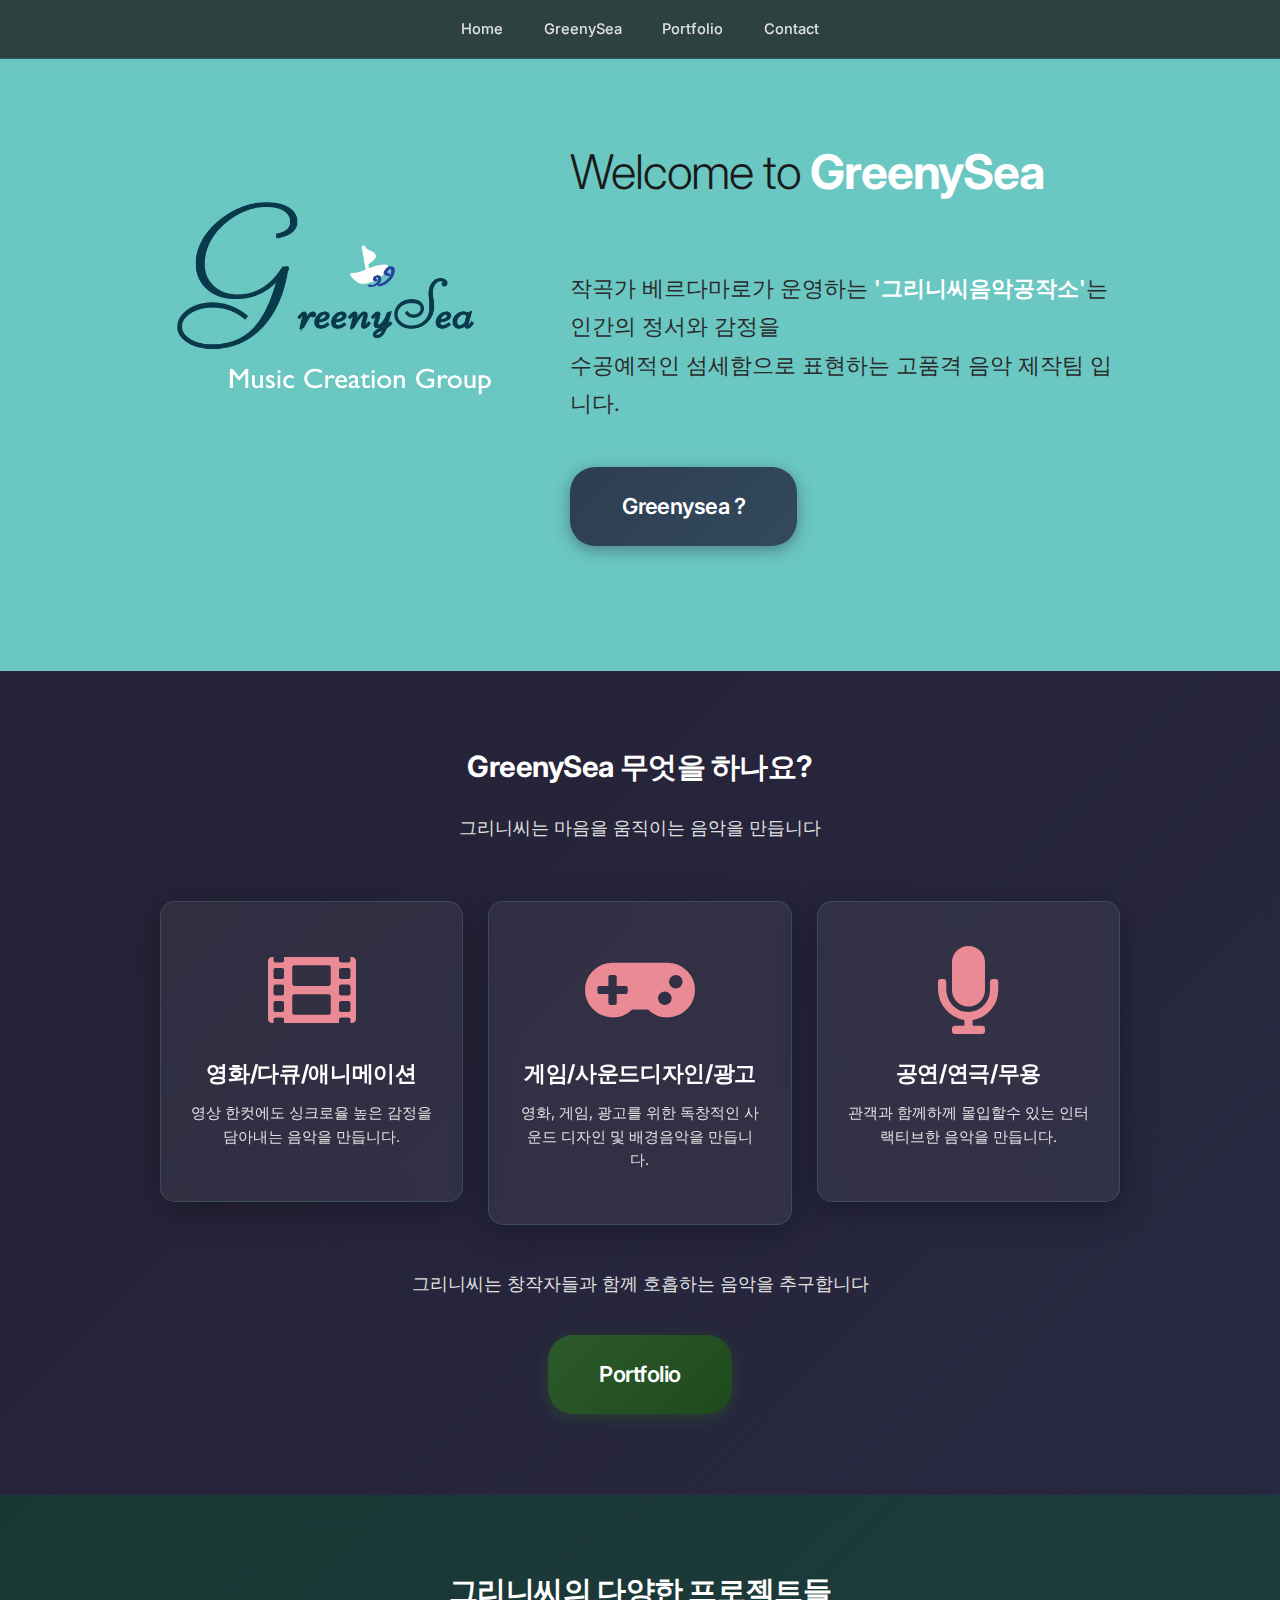
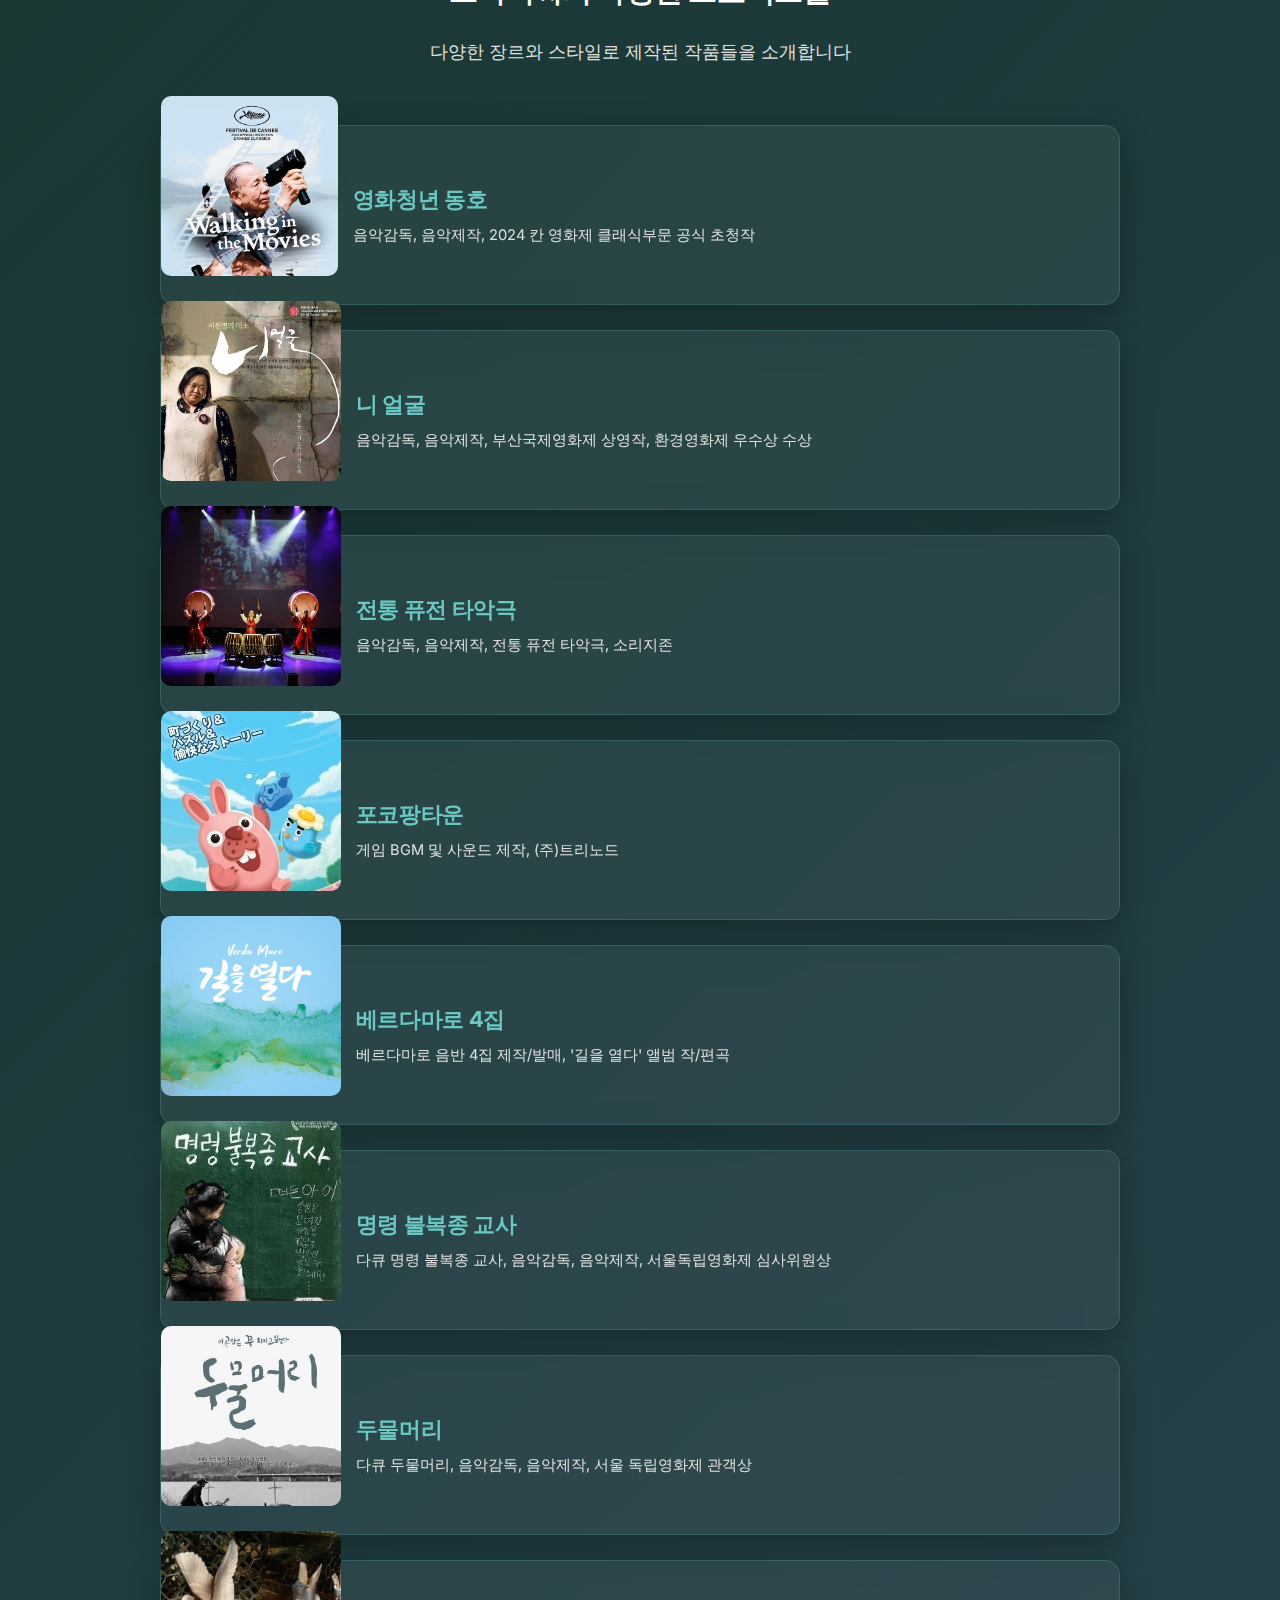
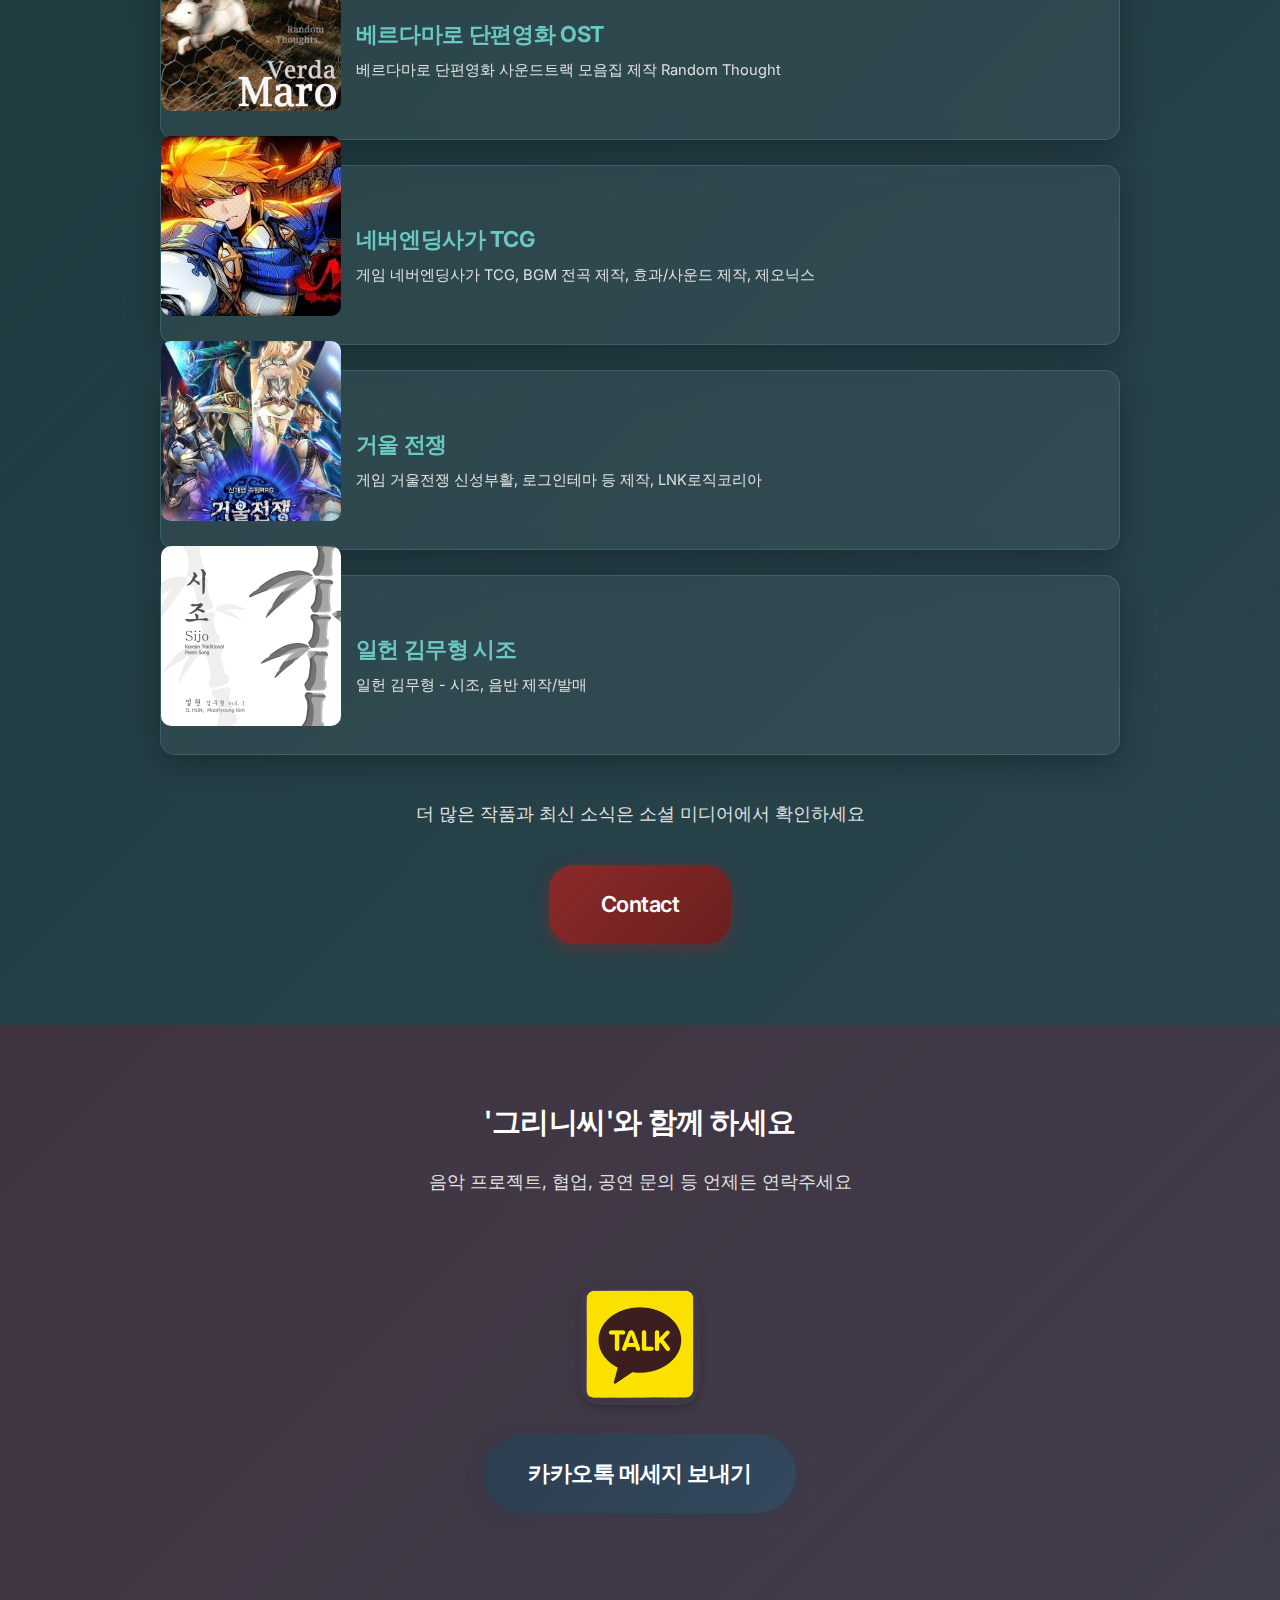
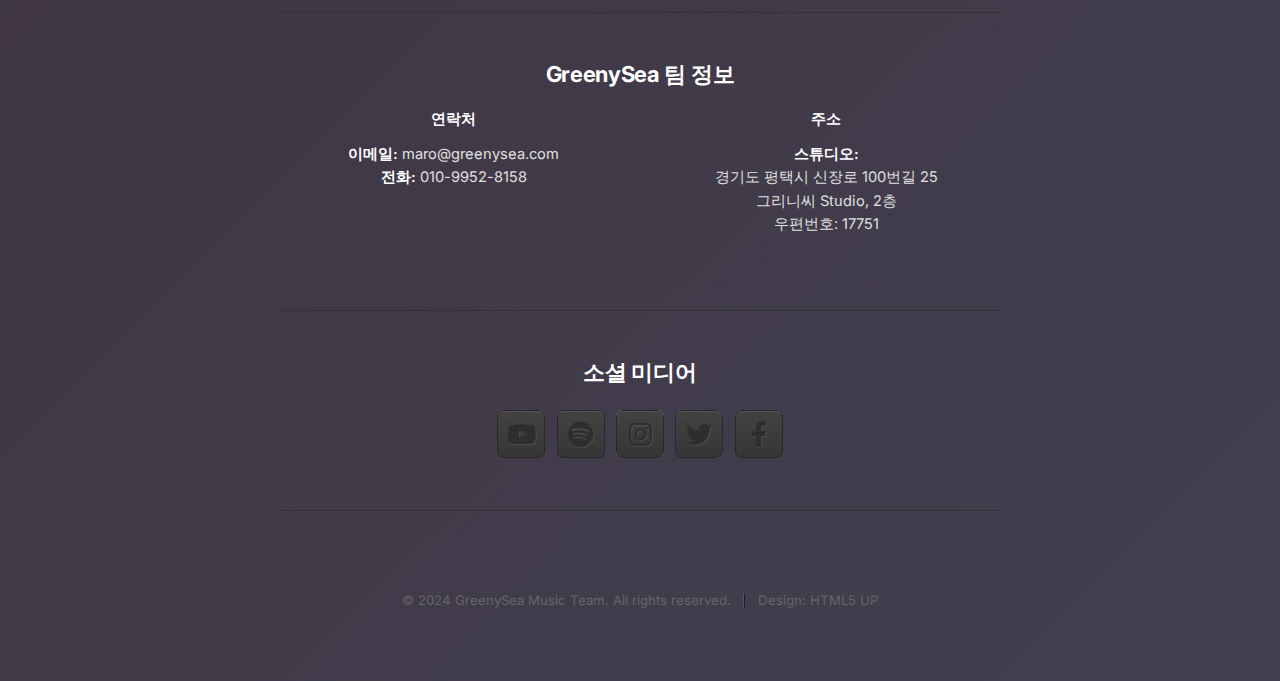
<file: index.html>
<!DOCTYPE HTML>
<!--
	GreenySea Music Team
	Customized from Miniport by HTML5 UP
	html5up.net | @ajlkn
	Free for personal and commercial use under the CCA 3.0 license (html5up.net/license)
-->
<html>
	<head>
		<title>GreenySea Music Team</title>
		<meta charset="utf-8" />
		<meta name="viewport" content="width=device-width, initial-scale=1, user-scalable=no" />
		<link rel="stylesheet" href="assets/css/main.css" />
		<link rel="stylesheet" href="https://cdnjs.cloudflare.com/ajax/libs/font-awesome/5.15.4/css/all.min.css" />
	</head>
	<body class="is-preload">

		<!-- Nav -->
			<nav id="nav">
				<ul class="container">
					<li><a href="#top">Home</a></li>
					<li><a href="#greenysea">GreenySea</a></li>
					<li><a href="#portfolio">Portfolio</a></li>
					<li><a href="#contact">Contact</a></li>
				</ul>
			</nav>

		<!-- Home -->
			<article id="top" class="wrapper style1">
				<div class="container">
					<div class="row">
						<div class="col-4 col-5-large col-12-medium">
							<span class="image fit"><img src="images/greenysea.jpg" alt="GreenySea Music Team" /></span>
						</div>
						<div class="col-8 col-7-large col-12-medium">
							<header>
								<h1>Welcome to <strong>GreenySea</strong></h1>
							</header>
							<p>작곡가 베르다마로가 운영하는 <strong>'그리니씨음악공작소'</strong>는 인간의 정서와 감정을 <br> 수공예적인 섬세함으로 표현하는 고품격 음악 제작팀 입니다.</p>
							<a href="#greenysea" class="button large scrolly">Greenysea ?</a>
						</div>
					</div>
				</div>
			</article>

		<!-- GreenySea -->
			<article id="greenysea" class="wrapper style2">
				<div class="container">
					<header>
						<h2>GreenySea 무엇을 하나요?</h2>
						<p>그리니씨는 마음을 움직이는 음악을 만듭니다</p>
					</header>
					<div class="row aln-center">
						<div class="col-4 col-6-medium col-12-small">
							<section class="box style1">
								<span class="icon solid featured fas fa-film"></span>
								<h3>영화/다큐/애니메이션</h3>
								<p>영상 한컷에도 싱크로율 높은 감정을 담아내는 음악을 만듭니다.</p>
							</section>
						</div>
						<div class="col-4 col-6-medium col-12-small">
							<section class="box style1">
								<span class="icon solid featured fas fa-gamepad"></span>
								<h3>게임/사운드디자인/광고</h3>
								<p>영화, 게임, 광고를 위한 독창적인 사운드 디자인 및 배경음악을 만듭니다.</p>
							</section>
						</div>
						<div class="col-4 col-6-medium col-12-small">
							<section class="box style1">
								<span class="icon solid featured fas fa-microphone"></span>
								<h3>공연/연극/무용</h3>
								<p>관객과 함께하께 몰입할수 있는 인터랙티브한 음악을 만듭니다.</p>
							</section>
						</div>
					</div>
					<footer>
						<p>그리니씨는 창작자들과 함께 호흡하는 음악을 추구합니다</p>
						<a href="#portfolio" class="button large scrolly">Portfolio</a>
					</footer>
				</div>
			</article>

		<!-- Portfolio -->
			<article id="portfolio" class="wrapper style3">
				<div class="container">
					<header>
						<h2>그리니씨의 다양한 프로젝트들</h2>
						<p>다양한 장르와 스타일로 제작된 작품들을 소개합니다</p>
					</header>
					<div class="row">
						<div class="col-12">
							<article class="box style2 portfolio-item">
								<div class="portfolio-content">
									<div class="portfolio-image">
										<span class="image featured"><img src="extra_images/영화청년동호.jpeg" alt="영화청년동호" /></span>
									</div>
									<div class="portfolio-text">
										<h3>영화청년 동호</h3>
										<p>음악감독, 음악제작, 2024 칸 영화제 클래식부문 공식 초청작</p>
									</div>
								</div>
							</article>
						</div>
						<div class="col-12">
							<article class="box style2 portfolio-item">
								<div class="portfolio-content">
									<div class="portfolio-image">
										<span class="image featured"><img src="extra_images/니얼굴.jpeg" alt="니얼굴" /></span>
									</div>
									<div class="portfolio-text">
										<h3>니 얼굴</h3>
										<p>음악감독, 음악제작, 부산국제영화제 상영작, 환경영화제 우수상 수상</p>
									</div>
								</div>
							</article>
						</div>
						<div class="col-12">
							<article class="box style2 portfolio-item">
								<div class="portfolio-content">
									<div class="portfolio-image">
										<span class="image featured"><img src="extra_images/전통퓨전타악극.jpeg" alt="전통퓨전타악극" /></span>
									</div>
									<div class="portfolio-text">
										<h3>전통 퓨전 타악극</h3>
										<p>음악감독, 음악제작, 전통 퓨전 타악극, 소리지존</p>
									</div>
								</div>
							</article>
						</div>
						<div class="col-12">
							<article class="box style2 portfolio-item">
								<div class="portfolio-content">
									<div class="portfolio-image">
										<span class="image featured"><img src="extra_images/포코팡타운.jpeg" alt="포코팡타운" /></span>
									</div>
									<div class="portfolio-text">
										<h3>포코팡타운</h3>
										<p>게임 BGM 및 사운드 제작, (주)트리노드</p>
									</div>
								</div>
							</article>
						</div>
						<div class="col-12">
							<article class="box style2 portfolio-item">
								<div class="portfolio-content">
									<div class="portfolio-image">
										<span class="image featured"><img src="extra_images/베르다마로4집.png" alt="베르다마로4집" /></span>
									</div>
									<div class="portfolio-text">
										<h3>베르다마로 4집</h3>
										<p>베르다마로 음반 4집 제작/발매, '길을 열다' 앨범 작/편곡</p>
									</div>
								</div>
							</article>
						</div>
						<div class="col-12">
							<article class="box style2 portfolio-item">
								<div class="portfolio-content">
									<div class="portfolio-image">
										<span class="image featured"><img src="extra_images/명령불복종교사.jpeg" alt="명령불복종교사" /></span>
									</div>
									<div class="portfolio-text">
										<h3>명령 불복종 교사</h3>
										<p>다큐 명령 불복종 교사, 음악감독, 음악제작, 서울독립영화제 심사위원상</p>
									</div>
								</div>
							</article>
						</div>
						<div class="col-12">
							<article class="box style2 portfolio-item">
								<div class="portfolio-content">
									<div class="portfolio-image">
										<span class="image featured"><img src="extra_images/두물머리.jpeg" alt="두물머리" /></span>
									</div>
									<div class="portfolio-text">
										<h3>두물머리</h3>
										<p>다큐 두물머리, 음악감독, 음악제작, 서울 독립영화제 관객상</p>
									</div>
								</div>
							</article>
						</div>
						<div class="col-12">
							<article class="box style2 portfolio-item">
								<div class="portfolio-content">
									<div class="portfolio-image">
										<span class="image featured"><img src="extra_images/베르다마로단편영화ost.jpeg" alt="베르다마로단편영화OST" /></span>
									</div>
									<div class="portfolio-text">
										<h3>베르다마로 단편영화 OST</h3>
										<p>베르다마로 단편영화 사운드트랙 모음집 제작 Random Thought</p>
									</div>
								</div>
							</article>
						</div>
						<div class="col-12">
							<article class="box style2 portfolio-item">
								<div class="portfolio-content">
									<div class="portfolio-image">
										<span class="image featured"><img src="extra_images/네버엔딩사가.jpeg" alt="네버엔딩사가" /></span>
									</div>
									<div class="portfolio-text">
										<h3>네버엔딩사가 TCG</h3>
										<p>게임 네버엔딩사가 TCG, BGM 전곡 제작, 효과/사운드 제작, 제오닉스</p>
									</div>
								</div>
							</article>
						</div>
						<div class="col-12">
							<article class="box style2 portfolio-item">
								<div class="portfolio-content">
									<div class="portfolio-image">
										<span class="image featured"><img src="extra_images/거울전쟁.jpeg" alt="거울전쟁" /></span>
									</div>
									<div class="portfolio-text">
										<h3>거울 전쟁</h3>
										<p>게임 거울전쟁 신성부활, 로그인테마 등 제작, LNK로직코리아</p>
									</div>
								</div>
							</article>
						</div>
						<div class="col-12">
							<article class="box style2 portfolio-item">
								<div class="portfolio-content">
									<div class="portfolio-image">
										<span class="image featured"><img src="extra_images/김무형시조.jpeg" alt="Digital Nomad" /></span>
									</div>
									<div class="portfolio-text">
										<h3>일헌 김무형 시조</h3>
										<p>일헌 김무형 - 시조, 음반 제작/발매</p>
									</div>
								</div>
							</article>
						</div>
						<!--
						<div class="col-12">
							<article class="box style2 portfolio-item">
								<div class="portfolio-content">
									<div class="portfolio-image">
										<span class="image featured"><img src="images/pic06.jpg" alt="Neural Network" /></span>
									</div>
									<div class="portfolio-text">
										<h3>Neural Network</h3>
										<p>AI와 머신러닝을 활용한 실험적 음악 프로젝트입니다. 인공지능이 생성한 패턴과 인간의 창의성을 결합하여 미래의 음악 제작 방식을 탐구합니다.</p>
									</div>
								</div>
							</article>
						</div>
						<div class="col-12">
							<article class="box style2 portfolio-item">
								<div class="portfolio-content">
									<div class="portfolio-image">
										<span class="image featured"><img src="images/pic01.jpg" alt="Crystal Clear" /></span>
									</div>
									<div class="portfolio-text">
										<h3>Crystal Clear</h3>
										<p>투명하고 깨끗한 사운드로 표현한 미니멀 음악입니다. 불필요한 요소를 제거하고 핵심적인 음악적 요소만을 남겨 순수한 음악적 경험을 제공합니다.</p>
									</div>
								</div>
							</article>
						</div>
						<div class="col-12">
							<article class="box style2 portfolio-item">
								<div class="portfolio-content">
									<div class="portfolio-image">
										<span class="image featured"><img src="images/pic02.jpg" alt="Deep Ocean" /></span>
									</div>
									<div class="portfolio-text">
										<h3>Deep Ocean</h3>
										<p>심해의 신비로운 소리를 담은 앰비언트 드론 음악입니다. 낮은 주파수의 서브베이스와 공간적인 리버브를 활용하여 심해의 압박감과 신비로움을 표현했습니다.</p>
									</div>
								</div>
							</article>
						</div>
						<div class="col-12">
							<article class="box style2 portfolio-item">
								<div class="portfolio-content">
									<div class="portfolio-image">
										<span class="image featured"><img src="images/pic03.jpg" alt="Electric Dreams" /></span>
									</div>
									<div class="portfolio-text">
										<h3>Electric Dreams</h3>
										<p>전기적 에너지와 꿈의 세계를 결합한 실험적 사운드입니다. 전자기장의 움직임을 음악으로 변환하고 몽환적인 요소를 더해 독특한 청각적 경험을 만들어냅니다.</p>
									</div>
								</div>
							</article>
						</div>
						<div class="col-12">
							<article class="box style2 portfolio-item">
								<div class="portfolio-content">
									<div class="portfolio-image">
										<span class="image featured"><img src="images/pic04.jpg" alt="Future Retro" /></span>
									</div>
									<div class="portfolio-text">
										<h3>Future Retro</h3>
										<p>미래와 과거를 동시에 담은 혁신적인 음악 스타일입니다. 레트로 퓨처리즘의 미학을 음악으로 표현하여 과거의 미래상과 현재의 미래상을 조화시킵니다.</p>
									</div>
								</div>
							</article>
						</div>
						<div class="col-12">
							<article class="box style2 portfolio-item">
								<div class="portfolio-content">
									<div class="portfolio-image">
										<span class="image featured"><img src="images/pic05.jpg" alt="Sound Sculpture" /></span>
									</div>
									<div class="portfolio-text">
										<h3>Sound Sculpture</h3>
										<p>소리를 조각하듯이 만든 입체적이고 공간적인 음악입니다. 3D 오디오 기술을 활용하여 청각적 조각품을 만들어 듣는 이로 하여금 음악 속을 걸어다니는 경험을 제공합니다.</p>
									</div>
								</div>
							</article>
						</div>
					-->
					</div>
					<footer>
						<p>더 많은 작품과 최신 소식은 소셜 미디어에서 확인하세요</p>
						<a href="#contact" class="button large scrolly">Contact</a>
					</footer>
				</div>
			</article>

		<!-- Contact -->
			<article id="contact" class="wrapper style4">
				<div class="container medium">
					<header>
						<h2><strong>'그리니씨'</strong>와 함께 하세요</h2>
						<p>음악 프로젝트, 협업, 공연 문의 등 언제든 연락주세요</p>
					</header>
					<div class="row">
						<div class="col-12">
							<div class="kakao-contact">
								<img src="images/카카오톡.png" alt="카카오톡" class="kakao-image" />
								<a href="https://pf.kakao.com/_ZkhMK" target="_blank" class="button large kakao-button">카카오톡 메세지 보내기</a>
							</div>
						</div>
						<div class="col-12">
							<hr />
							<h3>GreenySea 팀 정보</h3>
							<div class="row">
								<div class="col-6 col-12-small">
									<h4>연락처</h4>
									<p>
										<strong>이메일:</strong> maro@greenysea.com<br>
										<strong>전화:</strong> 010-9952-8158<br>
									</p>
								</div>
								<div class="col-6 col-12-small">
									<h4>주소</h4>
									<p>
										<strong>스튜디오:</strong><br>
										경기도 평택시 신장로 100번길 25<br>
										그리니씨 Studio, 2층<br>
										우편번호: 17751
									</p>
								</div>
							</div>
							<hr />
							<h3>소셜 미디어</h3>
							<ul class="social">
								<li><a href="https://www.youtube.com/@verdamaro" class="icon brands fab fa-youtube"><span class="label">YouTube</span></a></li>
								<li><a href="https://open.spotify.com/artist/2sozlkH4i1XVA9XhJnMQUT" class="icon brands fab fa-spotify"><span class="label">Spotify</span></a></li>
								<li><a href="https://www.instagram.com/composer_verdamaro/" class="icon brands fab fa-instagram"><span class="label">Instagram</span></a></li>
								<li><a href="https://x.com/greenysea" class="icon brands fab fa-twitter"><span class="label">Twitter</span></a></li>
								<li><a href="https://www.facebook.com/verdamaro" class="icon brands fab fa-facebook-f"><span class="label">Facebook</span></a></li>
							</ul>
							<hr />
						</div>
					</div>
					<footer>
						<ul id="copyright">
							<li>&copy; 2024 GreenySea Music Team. All rights reserved.</li><li>Design: <a href="http://html5up.net">HTML5 UP</a></li>
						</ul>
					</footer>
				</div>
			</article>

		<!-- Scripts -->
			<script src="assets/js/jquery.min.js"></script>
			<script src="assets/js/jquery.scrolly.min.js"></script>
			<script src="assets/js/browser.min.js"></script>
			<script src="assets/js/breakpoints.min.js"></script>
			<script src="assets/js/util.js"></script>
			<script src="assets/js/main.js"></script>

	</body>
</html>
</file>
<file: assets/css/main.css>
@import url("https://fonts.googleapis.com/css2?family=Inter:wght@300;400;500;600;700&display=swap");
@import url("fontawesome-all.min.css");

/*
	GreenySea Music Team - Modern Design
	Customized from Miniport by HTML5 UP
*/

html, body, div, span, applet, object,
iframe, h1, h2, h3, h4, h5, h6, p, blockquote,
pre, a, abbr, acronym, address, big, cite,
code, del, dfn, em, img, ins, kbd, q, s, samp,
small, strike, strong, sub, sup, tt, var, b,
u, i, center, dl, dt, dd, ol, ul, li, fieldset,
form, label, legend, table, caption, tbody,
tfoot, thead, tr, th, td, article, aside,
canvas, details, embed, figure, figcaption,
footer, header, hgroup, menu, nav, output, ruby,
section, summary, time, mark, audio, video {
	margin: 0;
	padding: 0;
	border: 0;
	font-size: 100%;
	font: inherit;
	vertical-align: baseline;}

article, aside, details, figcaption, figure,
footer, header, hgroup, menu, nav, section {
	display: block;}

body {
	line-height: 1.6;
	font-family: 'Inter', sans-serif;
	background: linear-gradient(135deg, #0f1419 0%, #1e293b 50%, #334155 100%);
	color: #ffffff;
	-webkit-text-size-adjust: none;
	padding-top: 0;
}

ol, ul {
	list-style: none;
}

blockquote, q {
	quotes: none;
}

	blockquote:before, blockquote:after, q:before, q:after {
		content: '';
		content: none;
	}

table {
	border-collapse: collapse;
	border-spacing: 0;
}



mark {
	background-color: transparent;
	color: inherit;
}

input::-moz-focus-inner {
	border: 0;
	padding: 0;
}

input, select, textarea {
	-moz-appearance: none;
	-webkit-appearance: none;
	-ms-appearance: none;
	appearance: none;
}

/* Basic */

	html {
		box-sizing: border-box;
	}

	*, *:before, *:after {
		box-sizing: inherit;
	}



		body.is-preload *, body.is-preload *:before, body.is-preload *:after {
			-moz-animation: none !important;
			-webkit-animation: none !important;
			-ms-animation: none !important;
			animation: none !important;
			-moz-transition: none !important;
			-webkit-transition: none !important;
			-ms-transition: none !important;
			transition: none !important;
		}

	body, input, textarea, select {
		font-family: 'Inter', sans-serif;
		line-height: 1.6;
		color: #e0e0e0;
		font-weight: 400;
		font-size: 16px;
	}

			a {
			-moz-transition: all .3s ease-in-out;
			-webkit-transition: all .3s ease-in-out;
			-ms-transition: all .3s ease-in-out;
			transition: all .3s ease-in-out;
			color: #6BC7C2;
			text-decoration: none;
		}

		a:hover {
			color: #5bb8b3 !important;
			text-shadow: 0 0 10px rgba(107, 199, 194, 0.5);
		}

		a img {
			border: 0;
		}

	b, strong {
		font-weight: 600;
		color: #ffffff;
	}

	i, em {
		font-style: italic;
	}

	sub {
		position: relative;
		top: 0.5em;
		font-size: 0.8em;
	}

	sup {
		position: relative;
		top: -0.5em;
		font-size: 0.8em;
	}

	blockquote {
		border-left: solid 0.75em #eee;
		padding: 1em 0 1em 1.5em;
		font-style: italic;
	}

	h1, h2, h3, h4, h5, h6 {
		color: #ffffff;
		margin: 0 0 0.75em 0;
		font-weight: 600;
	}

	h1 a, h2 a, h3 a, h4 a, h5 a, h6 a {
		text-decoration: none;
		color: inherit;
	}

	h2, h3, h4, h5, h6 {
		font-weight: 700;
	}

	h1 {
		font-size: 3.25em;
		letter-spacing: -0.025em;
		font-weight: 300;
	}

		h1 strong {
			font-weight: 700;
		}

	h2 {
		font-size: 2em;
		letter-spacing: -0.015em;
	}

	h3 {
		font-size: 1.5em;
		letter-spacing: -0.015em;
	}

	em, i {
		font-style: italic;
	}

	br.clear {
		clear: both;
	}

	hr {
		border: 0;
		border-top: solid 1px #333;
		background: linear-gradient(90deg, transparent, #6BC7C2, transparent);
		height: 1px;
		margin: 3em 0;
	}

	p, ul, ol, dl, table {
		margin-bottom: 2em;
	}

	header {
		margin: 0 0 3em 0;
	}

		header > p {
			font-size: 1.25em;
			margin: 0;
		}

	footer {
		margin: 3em 0 0 0;
	}

		footer > p {
			font-size: 1.25em;
		}

/* Container */

	.container {
		margin: 0 auto;
		max-width: calc(100% - 50px);
		width: 1200px;
	}

		.container.medium {
			width: 900px;
		}

		@media screen and (max-width: 1680px) {

			.container {
				width: 1200px;
			}

				.container.medium {
					width: 900px;
				}

		}

		@media screen and (max-width: 1280px) {

			.container {
				width: 960px;
			}

				.container.medium {
					width: 720px;
				}

		}

		@media screen and (max-width: 980px) {

			.container {
				width: 100%;
			}

				.container.medium {
					width: 75%;
				}

		}

		@media screen and (max-width: 736px) {

			.container {
				width: 100%;
				max-width: calc(100% - 30px);
			}

				.container.medium {
					width: 100%;
				}

		}

/* Row */

	.row {
		display: flex;
		flex-wrap: wrap;
		box-sizing: border-box;
		align-items: stretch;
	}

		.row > * {
			box-sizing: border-box;
		}

		.row.gtr-uniform > * > :last-child {
			margin-bottom: 0;
		}

		.row.aln-left {
			justify-content: flex-start;
		}

		.row.aln-center {
			justify-content: center;
		}

		.row.aln-right {
			justify-content: flex-end;
		}

		.row.aln-top {
			align-items: flex-start;
		}

		.row.aln-middle {
			align-items: center;
		}

		.row.aln-bottom {
			align-items: flex-end;
		}

		.row > .imp {
			order: -1;
		}

		.row > .col-1 {
			width: 8.33333%;
		}

		.row > .off-1 {
			margin-left: 8.33333%;
		}

		.row > .col-2 {
			width: 16.66667%;
		}

		.row > .off-2 {
			margin-left: 16.66667%;
		}

		.row > .col-3 {
			width: 25%;
		}

		.row > .off-3 {
			margin-left: 25%;
		}

		.row > .col-4 {
			width: 33.33333%;
		}

		.row > .off-4 {
			margin-left: 33.33333%;
		}

		.row > .col-5 {
			width: 41.66667%;
		}

		.row > .off-5 {
			margin-left: 41.66667%;
		}

		.row > .col-6 {
			width: 50%;
		}

		.row > .off-6 {
			margin-left: 50%;
		}

		.row > .col-7 {
			width: 58.33333%;
		}

		.row > .off-7 {
			margin-left: 58.33333%;
		}

		.row > .col-8 {
			width: 66.66667%;
		}

		.row > .off-8 {
			margin-left: 66.66667%;
		}

		.row > .col-9 {
			width: 75%;
		}

		.row > .off-9 {
			margin-left: 75%;
		}

		.row > .col-10 {
			width: 83.33333%;
		}

		.row > .off-10 {
			margin-left: 83.33333%;
		}

		.row > .col-11 {
			width: 91.66667%;
		}

		.row > .off-11 {
			margin-left: 91.66667%;
		}

		.row > .col-12 {
			width: 100%;
		}

		.row > .off-12 {
			margin-left: 100%;
		}

		.row.gtr-0 {
			margin-top: 0px;
			margin-left: 0px;
		}

			.row.gtr-0 > * {
				padding: 0px 0 0 0px;
			}

			.row.gtr-0.gtr-uniform {
				margin-top: 0px;
			}

				.row.gtr-0.gtr-uniform > * {
					padding-top: 0px;
				}

		.row.gtr-25 {
			margin-top: -6.25px;
			margin-left: -6.25px;
		}

			.row.gtr-25 > * {
				padding: 6.25px 0 0 6.25px;
			}

			.row.gtr-25.gtr-uniform {
				margin-top: -6.25px;
			}

				.row.gtr-25.gtr-uniform > * {
					padding-top: 6.25px;
				}

		.row.gtr-50 {
			margin-top: -12.5px;
			margin-left: -12.5px;
		}

			.row.gtr-50 > * {
				padding: 12.5px 0 0 12.5px;
			}

			.row.gtr-50.gtr-uniform {
				margin-top: -12.5px;
			}

				.row.gtr-50.gtr-uniform > * {
					padding-top: 12.5px;
				}

		.row {
			margin-top: -25px;
			margin-left: -25px;
		}

			.row > * {
				padding: 25px 0 0 25px;
			}

			.row.gtr-uniform {
				margin-top: -25px;
			}

				.row.gtr-uniform > * {
					padding-top: 25px;
				}

		.row.gtr-150 {
			margin-top: -37.5px;
			margin-left: -37.5px;
		}

			.row.gtr-150 > * {
				padding: 37.5px 0 0 37.5px;
			}

			.row.gtr-150.gtr-uniform {
				margin-top: -37.5px;
			}

				.row.gtr-150.gtr-uniform > * {
					padding-top: 37.5px;
				}

		.row.gtr-200 {
			margin-top: -50px;
			margin-left: -50px;
		}

			.row.gtr-200 > * {
				padding: 50px 0 0 50px;
			}

			.row.gtr-200.gtr-uniform {
				margin-top: -50px;
			}

				.row.gtr-200.gtr-uniform > * {
					padding-top: 50px;
				}

		@media screen and (max-width: 1680px) {

			.row {
				display: flex;
				flex-wrap: wrap;
				box-sizing: border-box;
				align-items: stretch;
			}

				.row > * {
					box-sizing: border-box;
				}

				.row.gtr-uniform > * > :last-child {
					margin-bottom: 0;
				}

				.row.aln-left {
					justify-content: flex-start;
				}

				.row.aln-center {
					justify-content: center;
				}

				.row.aln-right {
					justify-content: flex-end;
				}

				.row.aln-top {
					align-items: flex-start;
				}

				.row.aln-middle {
					align-items: center;
				}

				.row.aln-bottom {
					align-items: flex-end;
				}

				.row > .imp-xlarge {
					order: -1;
				}

				.row > .col-1-xlarge {
					width: 8.33333%;
				}

				.row > .off-1-xlarge {
					margin-left: 8.33333%;
				}

				.row > .col-2-xlarge {
					width: 16.66667%;
				}

				.row > .off-2-xlarge {
					margin-left: 16.66667%;
				}

				.row > .col-3-xlarge {
					width: 25%;
				}

				.row > .off-3-xlarge {
					margin-left: 25%;
				}

				.row > .col-4-xlarge {
					width: 33.33333%;
				}

				.row > .off-4-xlarge {
					margin-left: 33.33333%;
				}

				.row > .col-5-xlarge {
					width: 41.66667%;
				}

				.row > .off-5-xlarge {
					margin-left: 41.66667%;
				}

				.row > .col-6-xlarge {
					width: 50%;
				}

				.row > .off-6-xlarge {
					margin-left: 50%;
				}

				.row > .col-7-xlarge {
					width: 58.33333%;
				}

				.row > .off-7-xlarge {
					margin-left: 58.33333%;
				}

				.row > .col-8-xlarge {
					width: 66.66667%;
				}

				.row > .off-8-xlarge {
					margin-left: 66.66667%;
				}

				.row > .col-9-xlarge {
					width: 75%;
				}

				.row > .off-9-xlarge {
					margin-left: 75%;
				}

				.row > .col-10-xlarge {
					width: 83.33333%;
				}

				.row > .off-10-xlarge {
					margin-left: 83.33333%;
				}

				.row > .col-11-xlarge {
					width: 91.66667%;
				}

				.row > .off-11-xlarge {
					margin-left: 91.66667%;
				}

				.row > .col-12-xlarge {
					width: 100%;
				}

				.row > .off-12-xlarge {
					margin-left: 100%;
				}

				.row.gtr-0 {
					margin-top: 0px;
					margin-left: 0px;
				}

					.row.gtr-0 > * {
						padding: 0px 0 0 0px;
					}

					.row.gtr-0.gtr-uniform {
						margin-top: 0px;
					}

						.row.gtr-0.gtr-uniform > * {
							padding-top: 0px;
						}

				.row.gtr-25 {
					margin-top: -6.25px;
					margin-left: -6.25px;
				}

					.row.gtr-25 > * {
						padding: 6.25px 0 0 6.25px;
					}

					.row.gtr-25.gtr-uniform {
						margin-top: -6.25px;
					}

						.row.gtr-25.gtr-uniform > * {
							padding-top: 6.25px;
						}

				.row.gtr-50 {
					margin-top: -12.5px;
					margin-left: -12.5px;
				}

					.row.gtr-50 > * {
						padding: 12.5px 0 0 12.5px;
					}

					.row.gtr-50.gtr-uniform {
						margin-top: -12.5px;
					}

						.row.gtr-50.gtr-uniform > * {
							padding-top: 12.5px;
						}

				.row {
					margin-top: -25px;
					margin-left: -25px;
				}

					.row > * {
						padding: 25px 0 0 25px;
					}

					.row.gtr-uniform {
						margin-top: -25px;
					}

						.row.gtr-uniform > * {
							padding-top: 25px;
						}

				.row.gtr-150 {
					margin-top: -37.5px;
					margin-left: -37.5px;
				}

					.row.gtr-150 > * {
						padding: 37.5px 0 0 37.5px;
					}

					.row.gtr-150.gtr-uniform {
						margin-top: -37.5px;
					}

						.row.gtr-150.gtr-uniform > * {
							padding-top: 37.5px;
						}

				.row.gtr-200 {
					margin-top: -50px;
					margin-left: -50px;
				}

					.row.gtr-200 > * {
						padding: 50px 0 0 50px;
					}

					.row.gtr-200.gtr-uniform {
						margin-top: -50px;
					}

						.row.gtr-200.gtr-uniform > * {
							padding-top: 50px;
						}

		}

		@media screen and (max-width: 1280px) {

			.row {
				display: flex;
				flex-wrap: wrap;
				box-sizing: border-box;
				align-items: stretch;
			}

				.row > * {
					box-sizing: border-box;
				}

				.row.gtr-uniform > * > :last-child {
					margin-bottom: 0;
				}

				.row.aln-left {
					justify-content: flex-start;
				}

				.row.aln-center {
					justify-content: center;
				}

				.row.aln-right {
					justify-content: flex-end;
				}

				.row.aln-top {
					align-items: flex-start;
				}

				.row.aln-middle {
					align-items: center;
				}

				.row.aln-bottom {
					align-items: flex-end;
				}

				.row > .imp-large {
					order: -1;
				}

				.row > .col-1-large {
					width: 8.33333%;
				}

				.row > .off-1-large {
					margin-left: 8.33333%;
				}

				.row > .col-2-large {
					width: 16.66667%;
				}

				.row > .off-2-large {
					margin-left: 16.66667%;
				}

				.row > .col-3-large {
					width: 25%;
				}

				.row > .off-3-large {
					margin-left: 25%;
				}

				.row > .col-4-large {
					width: 33.33333%;
				}

				.row > .off-4-large {
					margin-left: 33.33333%;
				}

				.row > .col-5-large {
					width: 41.66667%;
				}

				.row > .off-5-large {
					margin-left: 41.66667%;
				}

				.row > .col-6-large {
					width: 50%;
				}

				.row > .off-6-large {
					margin-left: 50%;
				}

				.row > .col-7-large {
					width: 58.33333%;
				}

				.row > .off-7-large {
					margin-left: 58.33333%;
				}

				.row > .col-8-large {
					width: 66.66667%;
				}

				.row > .off-8-large {
					margin-left: 66.66667%;
				}

				.row > .col-9-large {
					width: 75%;
				}

				.row > .off-9-large {
					margin-left: 75%;
				}

				.row > .col-10-large {
					width: 83.33333%;
				}

				.row > .off-10-large {
					margin-left: 83.33333%;
				}

				.row > .col-11-large {
					width: 91.66667%;
				}

				.row > .off-11-large {
					margin-left: 91.66667%;
				}

				.row > .col-12-large {
					width: 100%;
				}

				.row > .off-12-large {
					margin-left: 100%;
				}

				.row.gtr-0 {
					margin-top: 0px;
					margin-left: 0px;
				}

					.row.gtr-0 > * {
						padding: 0px 0 0 0px;
					}

					.row.gtr-0.gtr-uniform {
						margin-top: 0px;
					}

						.row.gtr-0.gtr-uniform > * {
							padding-top: 0px;
						}

				.row.gtr-25 {
					margin-top: -6.25px;
					margin-left: -6.25px;
				}

					.row.gtr-25 > * {
						padding: 6.25px 0 0 6.25px;
					}

					.row.gtr-25.gtr-uniform {
						margin-top: -6.25px;
					}

						.row.gtr-25.gtr-uniform > * {
							padding-top: 6.25px;
						}

				.row.gtr-50 {
					margin-top: -12.5px;
					margin-left: -12.5px;
				}

					.row.gtr-50 > * {
						padding: 12.5px 0 0 12.5px;
					}

					.row.gtr-50.gtr-uniform {
						margin-top: -12.5px;
					}

						.row.gtr-50.gtr-uniform > * {
							padding-top: 12.5px;
						}

				.row {
					margin-top: -25px;
					margin-left: -25px;
				}

					.row > * {
						padding: 25px 0 0 25px;
					}

					.row.gtr-uniform {
						margin-top: -25px;
					}

						.row.gtr-uniform > * {
							padding-top: 25px;
						}

				.row.gtr-150 {
					margin-top: -37.5px;
					margin-left: -37.5px;
				}

					.row.gtr-150 > * {
						padding: 37.5px 0 0 37.5px;
					}

					.row.gtr-150.gtr-uniform {
						margin-top: -37.5px;
					}

						.row.gtr-150.gtr-uniform > * {
							padding-top: 37.5px;
						}

				.row.gtr-200 {
					margin-top: -50px;
					margin-left: -50px;
				}

					.row.gtr-200 > * {
						padding: 50px 0 0 50px;
					}

					.row.gtr-200.gtr-uniform {
						margin-top: -50px;
					}

						.row.gtr-200.gtr-uniform > * {
							padding-top: 50px;
						}

		}

		@media screen and (max-width: 980px) {

			.row {
				display: flex;
				flex-wrap: wrap;
				box-sizing: border-box;
				align-items: stretch;
			}

				.row > * {
					box-sizing: border-box;
				}

				.row.gtr-uniform > * > :last-child {
					margin-bottom: 0;
				}

				.row.aln-left {
					justify-content: flex-start;
				}

				.row.aln-center {
					justify-content: center;
				}

				.row.aln-right {
					justify-content: flex-end;
				}

				.row.aln-top {
					align-items: flex-start;
				}

				.row.aln-middle {
					align-items: center;
				}

				.row.aln-bottom {
					align-items: flex-end;
				}

				.row > .imp-medium {
					order: -1;
				}

				.row > .col-1-medium {
					width: 8.33333%;
				}

				.row > .off-1-medium {
					margin-left: 8.33333%;
				}

				.row > .col-2-medium {
					width: 16.66667%;
				}

				.row > .off-2-medium {
					margin-left: 16.66667%;
				}

				.row > .col-3-medium {
					width: 25%;
				}

				.row > .off-3-medium {
					margin-left: 25%;
				}

				.row > .col-4-medium {
					width: 33.33333%;
				}

				.row > .off-4-medium {
					margin-left: 33.33333%;
				}

				.row > .col-5-medium {
					width: 41.66667%;
				}

				.row > .off-5-medium {
					margin-left: 41.66667%;
				}

				.row > .col-6-medium {
					width: 50%;
				}

				.row > .off-6-medium {
					margin-left: 50%;
				}

				.row > .col-7-medium {
					width: 58.33333%;
				}

				.row > .off-7-medium {
					margin-left: 58.33333%;
				}

				.row > .col-8-medium {
					width: 66.66667%;
				}

				.row > .off-8-medium {
					margin-left: 66.66667%;
				}

				.row > .col-9-medium {
					width: 75%;
				}

				.row > .off-9-medium {
					margin-left: 75%;
				}

				.row > .col-10-medium {
					width: 83.33333%;
				}

				.row > .off-10-medium {
					margin-left: 83.33333%;
				}

				.row > .col-11-medium {
					width: 91.66667%;
				}

				.row > .off-11-medium {
					margin-left: 91.66667%;
				}

				.row > .col-12-medium {
					width: 100%;
				}

				.row > .off-12-medium {
					margin-left: 100%;
				}

				.row.gtr-0 {
					margin-top: 0px;
					margin-left: 0px;
				}

					.row.gtr-0 > * {
						padding: 0px 0 0 0px;
					}

					.row.gtr-0.gtr-uniform {
						margin-top: 0px;
					}

						.row.gtr-0.gtr-uniform > * {
							padding-top: 0px;
						}

				.row.gtr-25 {
					margin-top: -6.25px;
					margin-left: -6.25px;
				}

					.row.gtr-25 > * {
						padding: 6.25px 0 0 6.25px;
					}

					.row.gtr-25.gtr-uniform {
						margin-top: -6.25px;
					}

						.row.gtr-25.gtr-uniform > * {
							padding-top: 6.25px;
						}

				.row.gtr-50 {
					margin-top: -12.5px;
					margin-left: -12.5px;
				}

					.row.gtr-50 > * {
						padding: 12.5px 0 0 12.5px;
					}

					.row.gtr-50.gtr-uniform {
						margin-top: -12.5px;
					}

						.row.gtr-50.gtr-uniform > * {
							padding-top: 12.5px;
						}

				.row {
					margin-top: -25px;
					margin-left: -25px;
				}

					.row > * {
						padding: 25px 0 0 25px;
					}

					.row.gtr-uniform {
						margin-top: -25px;
					}

						.row.gtr-uniform > * {
							padding-top: 25px;
						}

				.row.gtr-150 {
					margin-top: -37.5px;
					margin-left: -37.5px;
				}

					.row.gtr-150 > * {
						padding: 37.5px 0 0 37.5px;
					}

					.row.gtr-150.gtr-uniform {
						margin-top: -37.5px;
					}

						.row.gtr-150.gtr-uniform > * {
							padding-top: 37.5px;
						}

				.row.gtr-200 {
					margin-top: -50px;
					margin-left: -50px;
				}

					.row.gtr-200 > * {
						padding: 50px 0 0 50px;
					}

					.row.gtr-200.gtr-uniform {
						margin-top: -50px;
					}

						.row.gtr-200.gtr-uniform > * {
							padding-top: 50px;
						}

		}

		@media screen and (max-width: 736px) {

			.row {
				display: flex;
				flex-wrap: wrap;
				box-sizing: border-box;
				align-items: stretch;
			}

				.row > * {
					box-sizing: border-box;
				}

				.row.gtr-uniform > * > :last-child {
					margin-bottom: 0;
				}

				.row.aln-left {
					justify-content: flex-start;
				}

				.row.aln-center {
					justify-content: center;
				}

				.row.aln-right {
					justify-content: flex-end;
				}

				.row.aln-top {
					align-items: flex-start;
				}

				.row.aln-middle {
					align-items: center;
				}

				.row.aln-bottom {
					align-items: flex-end;
				}

				.row > .imp-small {
					order: -1;
				}

				.row > .col-1-small {
					width: 8.33333%;
				}

				.row > .off-1-small {
					margin-left: 8.33333%;
				}

				.row > .col-2-small {
					width: 16.66667%;
				}

				.row > .off-2-small {
					margin-left: 16.66667%;
				}

				.row > .col-3-small {
					width: 25%;
				}

				.row > .off-3-small {
					margin-left: 25%;
				}

				.row > .col-4-small {
					width: 33.33333%;
				}

				.row > .off-4-small {
					margin-left: 33.33333%;
				}

				.row > .col-5-small {
					width: 41.66667%;
				}

				.row > .off-5-small {
					margin-left: 41.66667%;
				}

				.row > .col-6-small {
					width: 50%;
				}

				.row > .off-6-small {
					margin-left: 50%;
				}

				.row > .col-7-small {
					width: 58.33333%;
				}

				.row > .off-7-small {
					margin-left: 58.33333%;
				}

				.row > .col-8-small {
					width: 66.66667%;
				}

				.row > .off-8-small {
					margin-left: 66.66667%;
				}

				.row > .col-9-small {
					width: 75%;
				}

				.row > .off-9-small {
					margin-left: 75%;
				}

				.row > .col-10-small {
					width: 83.33333%;
				}

				.row > .off-10-small {
					margin-left: 83.33333%;
				}

				.row > .col-11-small {
					width: 91.66667%;
				}

				.row > .off-11-small {
					margin-left: 91.66667%;
				}

				.row > .col-12-small {
					width: 100%;
				}

				.row > .off-12-small {
					margin-left: 100%;
				}

				.row.gtr-0 {
					margin-top: 0px;
					margin-left: 0px;
				}

					.row.gtr-0 > * {
						padding: 0px 0 0 0px;
					}

					.row.gtr-0.gtr-uniform {
						margin-top: 0px;
					}

						.row.gtr-0.gtr-uniform > * {
							padding-top: 0px;
						}

				.row.gtr-25 {
					margin-top: -3.75px;
					margin-left: -3.75px;
				}

					.row.gtr-25 > * {
						padding: 3.75px 0 0 3.75px;
					}

					.row.gtr-25.gtr-uniform {
						margin-top: -3.75px;
					}

						.row.gtr-25.gtr-uniform > * {
							padding-top: 3.75px;
						}

				.row.gtr-50 {
					margin-top: -7.5px;
					margin-left: -7.5px;
				}

					.row.gtr-50 > * {
						padding: 7.5px 0 0 7.5px;
					}

					.row.gtr-50.gtr-uniform {
						margin-top: -7.5px;
					}

						.row.gtr-50.gtr-uniform > * {
							padding-top: 7.5px;
						}

				.row {
					margin-top: -15px;
					margin-left: -15px;
				}

					.row > * {
						padding: 15px 0 0 15px;
					}

					.row.gtr-uniform {
						margin-top: -15px;
					}

						.row.gtr-uniform > * {
							padding-top: 15px;
						}

				.row.gtr-150 {
					margin-top: -22.5px;
					margin-left: -22.5px;
				}

					.row.gtr-150 > * {
						padding: 22.5px 0 0 22.5px;
					}

					.row.gtr-150.gtr-uniform {
						margin-top: -22.5px;
					}

						.row.gtr-150.gtr-uniform > * {
							padding-top: 22.5px;
						}

				.row.gtr-200 {
					margin-top: -30px;
					margin-left: -30px;
				}

					.row.gtr-200 > * {
						padding: 30px 0 0 30px;
					}

					.row.gtr-200.gtr-uniform {
						margin-top: -30px;
					}

						.row.gtr-200.gtr-uniform > * {
							padding-top: 30px;
						}

		}

/* Form */

	form label {
		color: #3e3e3e;
		font-weight: 700;
		display: block;
		margin: 0 0 0.5em 0;
	}

	form input[type=text],
	form input[type=email],
	form input[type=password],
	form select,
	form textarea {
		-moz-transition: background .2s ease-in-out, box-shadow .2s ease-in-out;
		-webkit-transition: background .2s ease-in-out, box-shadow .2s ease-in-out;
		-ms-transition: background .2s ease-in-out, box-shadow .2s ease-in-out;
		transition: background .2s ease-in-out, box-shadow .2s ease-in-out;
		-webkit-appearance: none;
		display: block;
		border: 0;
		padding: 0.75em;
		font-size: 1em;
		border-radius: 8px;
		border: solid 1px #ddd;
		background: #fff;
		color: #bbb;
		box-shadow: inset 0px 2px 3px 1px rgba(0, 0, 0, 0.05), 0px 1px 0px 0px rgba(255, 255, 255, 0.025);
		width: 100%;
	}

		form input[type=text]:focus,
		form input[type=email]:focus,
		form input[type=password]:focus,
		form select:focus,
		form textarea:focus {
			background: #fafafa;
			box-shadow: inset 0px 2px 5px 0px rgba(0, 0, 0, 0.05), 0px 1px 0px 0px rgba(255, 255, 255, 0.025), inset 0px 0px 2px 1px #43bff0;
		}

	form textarea {
		height: 15em;
	}

	form .actions:last-child {
		margin-bottom: 0;
	}

	form ::-webkit-input-placeholder {
		color: #555 !important;
	}

	form :-moz-placeholder {
		color: #555 !important;
	}

	form ::-moz-placeholder {
		color: #555 !important;
	}

	form :-ms-input-placeholder {
		color: #555 !important;
	}

	form ::-moz-focus-inner {
		border: 0;
	}

/* Tables */

	table {
		width: 100%;
	}

		table.default {
			width: 100%;
		}

			table.default tr {
				border-top: solid 1px #eee;
			}

				table.default tr:first-child {
					border-top: 0;
				}

			table.default td {
				padding: 0.5em 1em 0.5em 1em;
			}

			table.default th {
				text-align: left;
				padding: 0.5em 1em 0.5em 1em;
				font-weight: 600;
				margin: 0 0 1em 0;
			}

			table.default thead {
				background: #4f4f4f;
				color: #fff;
			}

/* Section/Article */

	section, article {
		margin-bottom: 3em;
	}

	section > :last-child,
	article > :last-child,
	section:last-child,
	article:last-child {
		margin-bottom: 0;
	}

/* Image */

	.image {
		display: inline-block;
		position: relative;
	}

		.image img {
			display: block;
			width: 100%;
		}

		.image.fit {
			display: block;
			width: 100%;
		}

		.image.featured {
			display: block;
			width: 100%;
			margin: 0 0 2em 0;
		}

		.image.left {
			float: left;
			margin: 0 2em 2em 0;
		}

		.image.centered {
			display: block;
			margin: 0 0 2em 0;
		}

			.image.centered img {
				margin: 0 auto;
				width: auto;
			}

/* Button */

	input[type="button"],
	input[type="submit"],
	input[type="reset"],
	button,
	.button {
		background: linear-gradient(135deg, #6BC7C2, #5bb8b3);
		-moz-transition: all .3s ease-in-out;
		-webkit-transition: all .3s ease-in-out;
		-ms-transition: all .3s ease-in-out;
		transition: all .3s ease-in-out;
		-webkit-appearance: none;
		position: relative;
		display: inline-block;
		color: #ffffff !important;
		text-decoration: none;
		font-weight: 600;
		border: 0;
		outline: 0;
		cursor: pointer;
		border-radius: 25px;
		overflow: hidden;
		box-shadow: 0 4px 15px rgba(107, 199, 194, 0.3);
		padding: 1em 2.35em 1em 2.35em;
		font-size: 1.1em;
		max-width: 24em;
	}

		input[type="button"]:hover,
		input[type="submit"]:hover,
		input[type="reset"]:hover,
		button:hover,
		.button:hover {
			background: linear-gradient(135deg, #5bb8b3, #6BC7C2);
			color: #ffffff !important;
			box-shadow: 0 6px 20px rgba(107, 199, 194, 0.5);
			transform: translateY(-2px);
		}

		input[type="button"]:active,
		input[type="submit"]:active,
		input[type="reset"]:active,
		button:active,
		.button:active {
			background-color: #3BA8D3;
			top: 1px;
		}

		input[type="button"].large,
		input[type="submit"].large,
		input[type="reset"].large,
		button.large,
		.button.large {
			font-size: 1.5em;
			letter-spacing: -0.025em;
		}

		input[type="button"].alt,
		input[type="submit"].alt,
		input[type="reset"].alt,
		button.alt,
		.button.alt {
			background-color: #444;
			box-shadow: inset 0px 0px 0px 1px #242424, inset 0px 2px 1px 0px rgba(255, 255, 255, 0.2);
		}

			input[type="button"].alt:hover,
			input[type="submit"].alt:hover,
			input[type="reset"].alt:hover,
			button.alt:hover,
			.button.alt:hover {
				background-color: #4f4f4f;
				color: #fff !important;
			}

			input[type="button"].alt:active,
			input[type="submit"].alt:active,
			input[type="reset"].alt:active,
			button.alt:active,
			.button.alt:active {
				background-color: #3f3f3f;
			}

/* List */

	ul {
		list-style: disc;
		padding-left: 1em;
	}

		ul li {
			padding-left: 0.5em;
		}

	ol {
		list-style: decimal;
		padding-left: 1.25em;
	}

		ol li {
			padding-left: 0.25em;
		}

/* Social */

	ul.social {
		cursor: default;
		margin: 0;
		list-style: none;
		padding-left: 0;
	}

		ul.social li {
			position: relative;
			display: inline-block;
			margin: 0.25em;
			top: 0;
			padding-left: 0;
		}

			ul.social li a {
				-moz-transition: top .2s ease-in-out;
				-webkit-transition: top .2s ease-in-out;
				-ms-transition: top .2s ease-in-out;
				transition: top .2s ease-in-out;
				display: block;
				width: 48px;
				height: 48px;
				border-radius: 6px;
				top: 0;
				position: relative;
			}

				ul.social li a:before {
					background-image: url("images/bg.png"), -moz-linear-gradient(top, rgba(0, 0, 0, 0), rgba(0, 0, 0, 0.2));
					background-image: url("images/bg.png"), -webkit-linear-gradient(top, rgba(0, 0, 0, 0), rgba(0, 0, 0, 0.2));
					background-image: url("images/bg.png"), -ms-linear-gradient(top, rgba(0, 0, 0, 0), rgba(0, 0, 0, 0.2));
					background-image: url("images/bg.png"), linear-gradient(top, rgba(0, 0, 0, 0), rgba(0, 0, 0, 0.2));
					-moz-transition: background-color .2s ease-in-out;
					-webkit-transition: background-color .2s ease-in-out;
					-ms-transition: background-color .2s ease-in-out;
					transition: background-color .2s ease-in-out;
					background-color: #444;
					border-radius: 6px;
					box-shadow: inset 0px 0px 0px 1px #282828, inset 0px 2px 1px 0px rgba(255, 255, 255, 0.1);
					color: #2E2E2E !important;
					display: block;
					font-size: 26px;
					height: 48px;
					line-height: 48px;
					text-align: center;
					outline: 0;
					overflow: hidden;
					text-shadow: 1px 1px 0px rgba(255, 255, 255, 0.1);
					width: 48px;
				}

				ul.social li a.fa-twitter {
					background-color: #2DAAE4;
				}

				ul.social li a.fa-facebook-f {
					background-color: #3C5A98;
				}

				ul.social li a.fa-dribbble {
					background-color: #C4376B;
				}

				ul.social li a.fa-linkedin-in {
					background-color: #006599;
				}

				ul.social li a.fa-tumblr {
					background-color: #51718A;
				}

				ul.social li a.fa-google-plus {
					background-color: #DA2713;
				}

				ul.social li a.fa-github {
					background-color: #FAFAFA;
				}

				ul.social li a.fa-rss {
					background-color: #F2600B;
				}

				ul.social li a.fa-instagram {
					background-color: #E0D7C8;
				}

				ul.social li a.fa-foursquare {
					background-color: #39A3D4;
				}

				ul.social li a.fa-skype {
					background-color: #10BEF1;
				}

				ul.social li a.fa-soundcloud {
					background-color: #FE5419;
				}

				ul.social li a.fa-youtube {
					background-color: #BF2E25;
				}

				ul.social li a.fa-blogger {
					background-color: #FF6501;
				}

				ul.social li a.fa-flickr {
					background-color: #0062DB;
				}

				ul.social li a.fa-vimeo {
					background-color: #4C8AB0;
				}

				ul.social li a:hover {
					top: -5px;
				}

					ul.social li a:hover:before {
						background-color: transparent;
					}

/* Actions */

	ul.actions {
		list-style: none;
		padding-left: 0;
	}

		ul.actions li {
			display: inline-block;
			margin: 0 0 0 1em;
			padding-left: 0;
		}

			ul.actions li:first-child {
				margin-left: 0;
			}

/* Box */

			.box {
			background: rgba(255, 255, 255, 0.05);
			backdrop-filter: blur(10px);
			border-radius: 15px;
			border: 1px solid rgba(107, 199, 194, 0.2);
			box-shadow: 0 8px 32px rgba(0, 0, 0, 0.3);
			text-align: center;
			padding: 2em;
			transition: all .3s ease-in-out;
		}

	.portfolio-item {
		text-align: left;
		margin-bottom: 1em;
		height: 180px;
		display: flex;
		align-items: center;
	}

	.portfolio-content {
		display: flex;
		align-items: center;
		gap: 3em;
		width: 100%;
		height: 100%;
	}

	.portfolio-image {
		flex-shrink: 0;
		height: 100%;
		display: flex;
		align-items: center;
	}

	.portfolio-image .image {
		width: 180px;
		height: 180px;
		overflow: hidden;
		border-radius: 10px;
		display: block;
	}

	.portfolio-image .image img {
		width: 100%;
		height: 100%;
		object-fit: cover;
		transition: transform .3s ease-in-out;
	}

	.portfolio-item:hover .portfolio-image .image img {
		transform: scale(1.05);
	}

	.portfolio-text {
		flex: 1;
		display: flex;
		flex-direction: column;
		justify-content: center;
		height: 100%;
	}

			.portfolio-text h3 {
			margin-bottom: 1em;
			color: #6BC7C2;
			margin-top: 0;
		}

	.portfolio-text p {
		line-height: 1.8;
		color: #e0e0e0;
		margin: 0;
	}

	/* 모바일에서 세로 배치로 변경 */
	@media screen and (max-width: 736px) {
		.portfolio-item {
			height: auto;
			min-height: 200px;
			padding: 2.5em 1.5em 1.5em 1.5em;
		}

		.portfolio-content {
			flex-direction: column;
			gap: 0;
			align-items: center;
			text-align: center;
		}

		.portfolio-image {
			margin-top: 1em;
			margin-bottom: 0;
			padding-bottom: 0;
		}

		.portfolio-image .image {
			width: 150px;
			height: 150px;
			display: block;
		}

		.portfolio-text {
			padding-top: 0;
			margin-top: 0;
			width: 100%;
		}

		.portfolio-text h3 {
			margin-bottom: 0.3em;
			margin-top: 0;
			padding-top: 0;
		}

		.portfolio-text p {
			line-height: 1.6;
			margin-top: 0;
			padding-top: 0;
		}
	}

	@media screen and (max-width: 980px) {
		.portfolio-item {
			height: auto;
			min-height: 220px;
			padding: 2em;
		}

		.portfolio-content {
			gap: 2em;
		}

		.portfolio-image .image {
			width: 160px;
			height: 160px;
		}
	}

	@media screen and (max-width: 480px) {
		.portfolio-item {
			min-height: 180px;
			padding: 2em 1em 1em 1em;
		}

		.portfolio-content {
			gap: 0;
		}

		.portfolio-image {
			margin-top: 0.8em;
			margin-bottom: 0;
			padding-bottom: 0;
		}

		.portfolio-image .image {
			width: 120px;
			height: 120px;
			display: block;
		}

		.portfolio-text {
			margin-top: 0;
			padding-top: 0;
		}

		.portfolio-text h3 {
			font-size: 1.2em;
			margin-top: 0;
			margin-bottom: 0.2em;
			padding-top: 0;
		}

		.portfolio-text p {
			font-size: 0.9em;
			margin-top: 0;
			padding-top: 0;
		}
	}

		.box.style1 {
			padding: 3em 2em 3.5em 2em;
		}

			.box.style1 h3 {
				margin-bottom: 0.5em;
			}

		.box.style2 h3 {
			margin-bottom: 0.25em;
		}

		.box.style2 .image {
			position: relative;
			left: 2em;
			top: 2em;
			margin: -4em 0 4em -4em;
			width: auto;
		}

/* Icons */

	.icon {
		text-decoration: none;
		text-decoration: none;
	}

		.icon:before {
			-moz-osx-font-smoothing: grayscale;
			-webkit-font-smoothing: antialiased;
			display: inline-block;
			font-style: normal;
			font-variant: normal;
			text-rendering: auto;
			line-height: 1;
			text-transform: none !important;
			font-family: 'Font Awesome 5 Free';
			font-weight: 400;
		}



		.icon:before {
			font-size: 1.25em;
		}

		.icon > .label {
			display: none;
		}

		.icon.solid:before {
			font-weight: 900;
		}

		.icon.brands:before {
			font-family: 'Font Awesome 5 Brands';
		}

		.icon.featured {
			color: #EA8A95;
			display: block;
			margin: 0 0 1.5em 0;
			cursor: default;
		}

			.icon.featured:before {
				font-size: 6em;
			}

/* Wrappers */

	.wrapper {
		background: transparent;
		padding: 8em 0 8em 0;
		text-align: center;
	}

		.wrapper.style1 {
			background: linear-gradient(135deg, rgba(52, 152, 219, 0.15), rgba(41, 128, 185, 0.1));
		}

		.wrapper.style2 {
			background: linear-gradient(135deg, rgba(155, 89, 182, 0.15), rgba(142, 68, 173, 0.1));
		}

		.wrapper.style2 .button,
		.wrapper.style2 input[type="button"],
		.wrapper.style2 input[type="submit"],
		.wrapper.style2 input[type="reset"] {
			background: linear-gradient(135deg, #2d5a2d, #1e4a1e);
			color: #ffffff !important;
			box-shadow: 0 4px 15px rgba(45, 90, 45, 0.5);
		}

		.wrapper.style2 .button:hover,
		.wrapper.style2 input[type="button"]:hover,
		.wrapper.style2 input[type="submit"]:hover,
		.wrapper.style2 input[type="reset"]:hover {
			background: linear-gradient(135deg, #1e4a1e, #2d5a2d);
			color: #ffffff !important;
			box-shadow: 0 6px 20px rgba(45, 90, 45, 0.7);
		}

		.wrapper.style3 {
			background: linear-gradient(135deg, rgba(46, 204, 113, 0.15), rgba(39, 174, 96, 0.1));
		}

		.wrapper.style3 .button,
		.wrapper.style3 input[type="button"],
		.wrapper.style3 input[type="submit"],
		.wrapper.style3 input[type="reset"] {
			background: linear-gradient(135deg, #8b2a2a, #6b1f1f);
			color: #ffffff !important;
			box-shadow: 0 4px 15px rgba(139, 42, 42, 0.5);
		}

		.wrapper.style3 .button:hover,
		.wrapper.style3 input[type="button"]:hover,
		.wrapper.style3 input[type="submit"]:hover,
		.wrapper.style3 input[type="reset"]:hover {
			background: linear-gradient(135deg, #6b1f1f, #8b2a2a);
			color: #ffffff !important;
			box-shadow: 0 6px 20px rgba(139, 42, 42, 0.7);
		}

		.wrapper.style4 {
			background: linear-gradient(135deg, rgba(231, 76, 60, 0.15), rgba(192, 57, 43, 0.1));
			color: #e0e0e0;
		}

		.wrapper.style4 .button,
		.wrapper.style4 input[type="button"],
		.wrapper.style4 input[type="submit"],
		.wrapper.style4 input[type="reset"] {
			background: linear-gradient(135deg, #2c3e50, #34495e);
			color: #ffffff !important;
			box-shadow: 0 4px 15px rgba(44, 62, 80, 0.5);
		}

		.wrapper.style4 .button:hover,
		.wrapper.style4 input[type="button"]:hover,
		.wrapper.style4 input[type="submit"]:hover,
		.wrapper.style4 input[type="reset"]:hover {
			background: linear-gradient(135deg, #34495e, #2c3e50);
			color: #ffffff !important;
			box-shadow: 0 6px 20px rgba(44, 62, 80, 0.7);
		}

			.wrapper.style4 h1, .wrapper.style4 h2, .wrapper.style4 h3, .wrapper.style4 h4, .wrapper.style4 h5, .wrapper.style4 h6 {
				color: #fff;
			}

			.wrapper.style4 form input[type=text],
			.wrapper.style4 form input[type=password],
			.wrapper.style4 form select,
			.wrapper.style4 form textarea {
				border: none;
				background: #282828;
			}

				.wrapper.style4 form input[type=text]:focus,
				.wrapper.style4 form input[type=password]:focus,
				.wrapper.style4 form select:focus,
				.wrapper.style4 form textarea:focus {
					background: #252525;
				}

/* Nav */

	#nav {
		background: rgba(42, 58, 58, 0.95);
		backdrop-filter: blur(10px);
		text-align: center;
		position: fixed;
		left: 0;
		top: 0;
		width: 100%;
		z-index: 10000;
		cursor: default;
		height: 4em;
		line-height: 4em;
		box-shadow: 0 2px 20px rgba(107, 199, 194, 0.1);
		border-bottom: 1px solid rgba(107, 199, 194, 0.2);
	}

		#nav ul {
			margin-bottom: 0;
			list-style: none;
			padding-left: 0;
		}

		#nav li {
			display: inline-block;
			padding-left: 0;
		}

		#nav a {
			-moz-transition: all .3s ease-in-out;
			-webkit-transition: all .3s ease-in-out;
			-ms-transition: all .3s ease-in-out;
			transition: all .3s ease-in-out;
			position: relative;
			display: block;
			color: #e0e0e0;
			text-decoration: none;
			outline: 0;
			font-weight: 500;
			border-radius: 8px;
			height: 2.5em;
			line-height: 2.5em;
			padding: 0 1.25em;
		}

			#nav a:hover {
				color: #6BC7C2 !important;
				background: rgba(107, 199, 194, 0.1);
				text-shadow: 0 0 10px rgba(107, 199, 194, 0.5);
			}

			#nav a.active {
				background: rgba(107, 199, 194, 0.2);
				color: #6BC7C2;
			}

				#nav a.active:before {
					content: '';
					display: block;
					position: absolute;
					bottom: -0.6em;
					left: 50%;
					margin-left: -0.75em;
					border-left: solid 0.75em transparent;
					border-right: solid 0.75em transparent;
					border-top: solid 0.6em #282828;
				}

/* Articles */

	body > article {
		margin-bottom: 0;
	}

	#top {
		background: #6BC7C2;
		padding: 10em 0 10em 0;
		text-align: left;
		color: #1a1a1a;
	}

		#top .image {
			border-radius: 0;
			width: 24em;
			height: 24em;
			margin: 0;
			margin-top: -2em;
			overflow: hidden;
		}

			#top .image img {
				border-radius: 0;
				width: 100%;
				height: 100%;
				object-fit: cover;
			}

		#top h1 {
			margin-top: 0.35em;
			color: #1a1a1a;
		}

		#top p {
			font-size: 1.5em;
			line-height: 1.75em;
			color: #2a2a2a;
		}

					#top p a {
			color: inherit;
		}

		#top .button,
		#top input[type="button"],
		#top input[type="submit"],
		#top input[type="reset"] {
			background: linear-gradient(135deg, #2c3e50, #34495e);
			color: #ffffff !important;
			box-shadow: 0 4px 15px rgba(44, 62, 80, 0.5);
		}

		#top .button:hover,
		#top input[type="button"]:hover,
		#top input[type="submit"]:hover,
		#top input[type="reset"]:hover {
			background: linear-gradient(135deg, #34495e, #2c3e50);
			color: #ffffff !important;
			box-shadow: 0 6px 20px rgba(44, 62, 80, 0.7);
		}

	#contact footer {
		font-size: 0.9em;
	}

/* Copyright */

	#copyright {
		color: #666;
		font-size: 1em;
		line-height: 1em;
		list-style: none;
		padding-left: 0;
		margin-bottom: 0;
	}

		#copyright li {
			display: inline-block;
			border-left: solid 1px rgba(0, 0, 0, 0.5);
			box-shadow: -1px 0px 0px 0px rgba(255, 255, 255, 0.1);
			padding: 0 0 0 1em;
			margin: 0 0 0 1em;
		}

			#copyright li:first-child {
				border: 0;
				box-shadow: none;
				padding-left: 0;
				margin-left: 0;
			}

		#copyright a {
			-moz-transition: color .2s ease-in-out;
			-webkit-transition: color .2s ease-in-out;
			-ms-transition: color .2s ease-in-out;
			transition: color .2s ease-in-out;
			color: inherit;
		}

			#copyright a:hover {
				color: #777;
			}

/* Large */

	@media screen and (max-width: 1280px) {

		/* Basic */

			body {
				font-size: 11pt;
			}

			input, textarea, select {
				font-size: 11pt;
			}

			header {
				margin: 0 0 4em 0;
			}

		/* Wrappers */

			.wrapper {
				padding: 5em 0 5em 0;
				text-align: center;
			}

				.wrapper.style4 .row-special {
					margin: 2em 0 0 0;
					padding: 2em 0 2em 0;
				}

		/* Articles */

			#top {
				padding: 8em 0;
			}

				#top .image {
					width: 24em;
					height: 24em;
					margin: 0;
				}

	}

/* Medium */

	@media screen and (max-width: 980px) {

		/* Articles */

			#top {
				text-align: center;
				padding: 5em 0;
			}

				#top .image {
					margin: 0 auto 2em auto;
					width: 20em;
					height: 20em;
					border-radius: 0;
				}

				#top .image img {
					border-radius: 0;
					object-fit: cover;
				}

	}

/* Small */

	@media screen and (max-width: 736px) {

		/* Basic */

			body {
				padding-top: 44px;
			}

			body, input, textarea, select {
				line-height: 1.75em;
				font-size: 10pt;
				letter-spacing: 0;
			}

			h1, h2, h3, h4, h5, h6 {
				font-size: 1.25em;
				margin: 0 0 0.4em 0;
			}

			h1 {
				font-size: 2.25em;
				line-height: 1.25em;
			}

			header {
				margin: 0 0 2em 0;
			}

				header > p {
					font-size: 1.25em;
				}

			footer {
				margin: 2.5em 0 0 0;
			}

				footer > p {
					font-size: 1.25em;
				}

			hr {
				margin: 1.5em 0 2em 0;
			}

		/* Section/Article */

			section, article {
				clear: both;
			}

		/* Button */

			input[type="button"],
			input[type="submit"],
			input[type="reset"],
			button,
			.button {
				text-align: center;
				font-size: 1.2em;
				width: 100%;
				padding: 1em 0 1em 0;
			}

				input[type="button"].large,
				input[type="submit"].large,
				input[type="reset"].large,
				button.large,
				.button.large {
					font-size: 1.2em;
					letter-spacing: 0;
				}

		/* Social */

			ul.social {
				padding: 1em 0.5em 0 0.5em;
			}

				ul.social li {
					margin: 0.5em 0.5em 0.5em 0.5em;
				}

					ul.social li a {
						top: 0 !important;
					}

						ul.social li a:before {
							background-color: transparent !important;
						}

		/* Actions */

			ul.actions {
				margin: 0;
			}

				ul.actions li {
					display: block;
					margin: 15px 0 0 0;
				}

					ul.actions li:first-child {
						margin-top: 0;
					}

		/* Box */

			.box {
				padding: 30px 20px 30px 20px;
				margin: 0 0 20px 0 !important;
			}

				.box h3 {
					margin-bottom: 0.25em;
				}

				.box .image.centered {
					margin-bottom: 1em;
				}

				.box .image.featured {
					position: relative;
					left: 20px;
					top: 20px;
					margin: -50px 0 50px -40px;
					width: auto;
				}

				.box.style1 {
					max-width: 32em;
					margin-left: auto !important;
					margin-right: auto !important;
				}

				.box.style2 {
					max-width: 32em;
					margin-left: auto !important;
					margin-right: auto !important;
				}

		/* Wrappers */

			.wrapper {
				padding: 3em 0;
				text-align: center;
			}

		/* Nav */

			#nav {
				height: 44px;
				line-height: 44px;
			}

				#nav a {
					padding: 0 0.75em;
					height: inherit;
					line-height: inherit;
					border-radius: 0;
				}

					#nav a:hover {
						background-color: transparent;
					}

		/* Articles */

			#top {
				padding: 3em 0;
			}

				#top .image {
					width: 18em;
					height: 18em;
					margin-bottom: 0;
					border-radius: 0;
				}

				#top .image img {
					border-radius: 0;
					object-fit: cover;
				}

				#top p {
					font-size: 1em;
				}

			#contact footer {
				margin: 0;
			}

		/* Copyright */

			#copyright {
				font-size: 1em;
				margin: 0;
			}

				#copyright li {
					display: block;
					margin: 1em 0 0 0;
					padding: 0;
					box-shadow: none;
					border-left: 0;
				}

					#copyright li:first-child {
						margin-top: 0;
					}

	}

/* Kakao Contact Styles */
.kakao-contact {
	display: flex;
	flex-direction: column;
	align-items: center;
	justify-content: center;
	gap: 2em;
	margin: 2em 0;
}

.kakao-image {
	width: 120px;
	height: 120px;
	object-fit: contain;
	border-radius: 20px;
	box-shadow: 0 4px 8px rgba(0, 0, 0, 0.2);
}

.kakao-button {
	background: linear-gradient(135deg, #FEE500 0%, #FFD700 100%);
	color: #3C1E1E !important;
	border: none;
	padding: 1em 2em;
	font-size: 1.1em;
	font-weight: 600;
	border-radius: 50px;
	box-shadow: 0 4px 15px rgba(254, 229, 0, 0.3);
	transition: all 0.3s ease;
	cursor: pointer;
}

.kakao-button:hover {
	background: linear-gradient(135deg, #FFD700 0%, #FEE500 100%);
	transform: translateY(-2px);
	box-shadow: 0 6px 20px rgba(254, 229, 0, 0.4);
}

@media screen and (max-width: 736px) {
	.kakao-contact {
		gap: 1.5em;
		margin: 1.5em 0;
	}
	
	.kakao-image {
		width: 100px;
		height: 100px;
	}
	
	.kakao-button {
		padding: 0.8em 1.5em;
		font-size: 1em;
	}
}

@media screen and (max-width: 480px) {
	.kakao-contact {
		gap: 1em;
		margin: 1em 0;
	}
	
	.kakao-image {
		width: 80px;
		height: 80px;
	}
	
	.kakao-button {
		padding: 0.7em 1.2em;
		font-size: 0.9em;
	}
}
</file>
